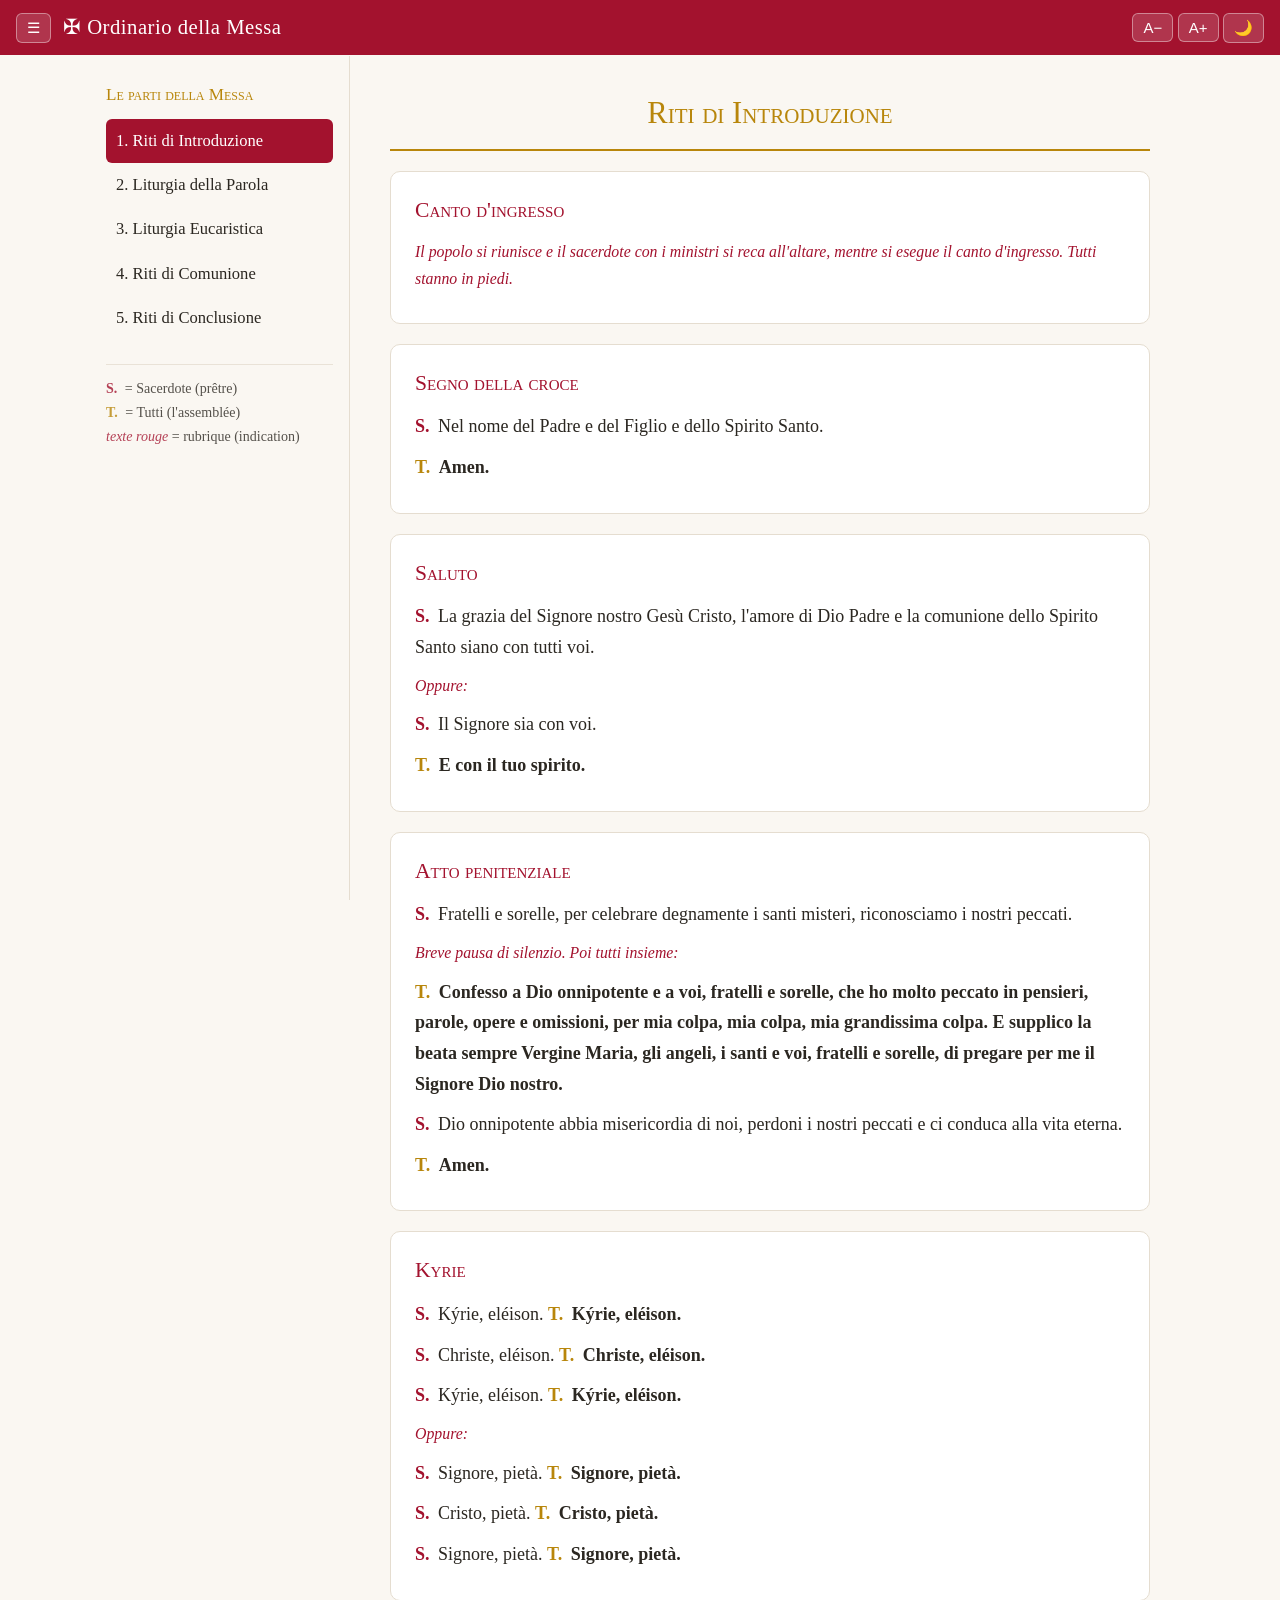
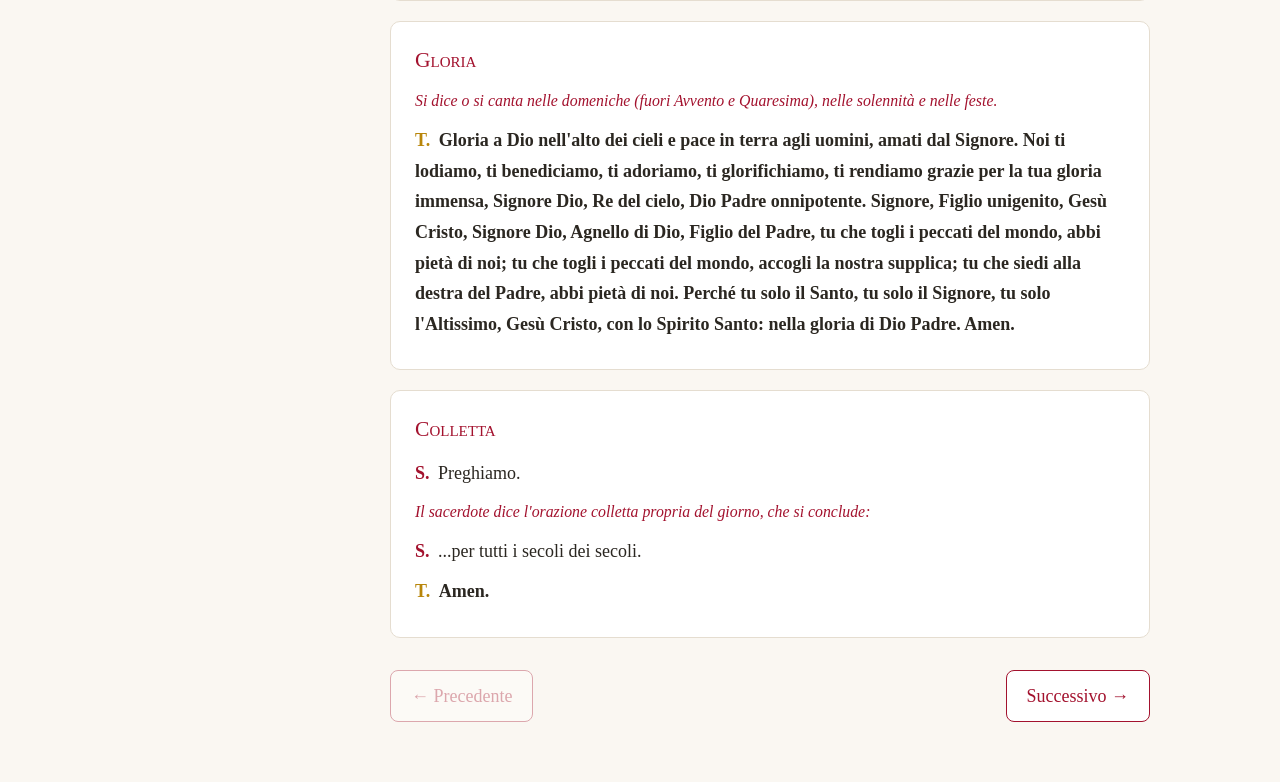
<file: index.html>
<!DOCTYPE html>
<html lang="it">
<head>
  <meta charset="UTF-8">
  <meta name="viewport" content="width=device-width, initial-scale=1.0, viewport-fit=cover">
  <title>Ordinario della Messa</title>

  <!-- ===== RÉGLAGES « APPLICATION » (PWA) ===== -->
  <!-- La carte d'identité de l'app (nom, icônes, couleurs) -->
  <link rel="manifest" href="manifest.json">
  <!-- Couleur de la barre du navigateur -->
  <meta name="theme-color" content="#a3122e">

  <!-- ===== RÉGLAGES SPÉCIAUX APPLE (iPhone / iPad) ===== -->
  <!-- Ouvre l'app en plein écran, sans la barre de Safari -->
  <meta name="apple-mobile-web-app-capable" content="yes">
  <!-- Style de la barre d'état (heure, batterie) en haut -->
  <meta name="apple-mobile-web-app-status-bar-style" content="default">
  <!-- Nom affiché sous l'icône sur l'écran d'accueil -->
  <meta name="apple-mobile-web-app-title" content="Messa">
  <!-- Icône sur l'écran d'accueil de l'iPhone -->
  <link rel="apple-touch-icon" href="apple-touch-icon.png">

  <link rel="stylesheet" href="style.css">
</head>
<body>

  <!-- ===== EN-TÊTE (header) ===== -->
  <header class="entete">
    <button id="btn-menu" title="Menu">☰</button>
    <h1>✠ Ordinario della Messa</h1>
    <div class="outils">
      <button id="btn-moins" title="Diminuer la taille du texte">A−</button>
      <button id="btn-plus" title="Augmenter la taille du texte">A+</button>
      <button id="btn-nuit" title="Mode nuit">🌙</button>
    </div>
  </header>

  <div class="conteneur">

    <!-- ===== MENU LATÉRAL (navigation) ===== -->
    <nav id="menu" class="menu">
      <p class="menu-titre">Le parti della Messa</p>
      <ul>
        <li><button class="lien-nav actif" data-section="introduzione">1. Riti di Introduzione</button></li>
        <li><button class="lien-nav" data-section="parola">2. Liturgia della Parola</button></li>
        <li><button class="lien-nav" data-section="eucaristica">3. Liturgia Eucaristica</button></li>
        <li><button class="lien-nav" data-section="comunione">4. Riti di Comunione</button></li>
        <li><button class="lien-nav" data-section="conclusione">5. Riti di Conclusione</button></li>
      </ul>
      <p class="legende">
        <span class="qui-s">S.</span> = Sacerdote (prêtre)<br>
        <span class="qui-t">T.</span> = Tutti (l'assemblée)<br>
        <span class="rubrica-mini">texte rouge</span> = rubrique (indication)
      </p>
    </nav>

    <!-- ===== CONTENU PRINCIPAL ===== -->
    <main id="contenu">

      <!-- ============================================================ -->
      <!-- 1. RITI DI INTRODUZIONE                                      -->
      <!-- ============================================================ -->
      <section id="introduzione" class="section visible">
        <h2>Riti di Introduzione</h2>

        <article>
          <h3>Canto d'ingresso</h3>
          <p class="rubrica">Il popolo si riunisce e il sacerdote con i ministri si reca all'altare, mentre si esegue il canto d'ingresso. Tutti stanno in piedi.</p>
        </article>

        <article>
          <h3>Segno della croce</h3>
          <p><span class="qui-s">S.</span> Nel nome del Padre e del Figlio e dello Spirito Santo.</p>
          <p><span class="qui-t">T.</span> <strong>Amen.</strong></p>
        </article>

        <article>
          <h3>Saluto</h3>
          <p><span class="qui-s">S.</span> La grazia del Signore nostro Gesù Cristo, l'amore di Dio Padre e la comunione dello Spirito Santo siano con tutti voi.</p>
          <p class="rubrica">Oppure:</p>
          <p><span class="qui-s">S.</span> Il Signore sia con voi.</p>
          <p><span class="qui-t">T.</span> <strong>E con il tuo spirito.</strong></p>
        </article>

        <article>
          <h3>Atto penitenziale</h3>
          <p><span class="qui-s">S.</span> Fratelli e sorelle, per celebrare degnamente i santi misteri, riconosciamo i nostri peccati.</p>
          <p class="rubrica">Breve pausa di silenzio. Poi tutti insieme:</p>
          <p><span class="qui-t">T.</span> <strong>Confesso a Dio onnipotente e a voi, fratelli e sorelle, che ho molto peccato in pensieri, parole, opere e omissioni, per mia colpa, mia colpa, mia grandissima colpa. E supplico la beata sempre Vergine Maria, gli angeli, i santi e voi, fratelli e sorelle, di pregare per me il Signore Dio nostro.</strong></p>
          <p><span class="qui-s">S.</span> Dio onnipotente abbia misericordia di noi, perdoni i nostri peccati e ci conduca alla vita eterna.</p>
          <p><span class="qui-t">T.</span> <strong>Amen.</strong></p>
        </article>

        <article>
          <h3>Kyrie</h3>
          <p><span class="qui-s">S.</span> Kýrie, eléison. <span class="qui-t">T.</span> <strong>Kýrie, eléison.</strong></p>
          <p><span class="qui-s">S.</span> Christe, eléison. <span class="qui-t">T.</span> <strong>Christe, eléison.</strong></p>
          <p><span class="qui-s">S.</span> Kýrie, eléison. <span class="qui-t">T.</span> <strong>Kýrie, eléison.</strong></p>
          <p class="rubrica">Oppure:</p>
          <p><span class="qui-s">S.</span> Signore, pietà. <span class="qui-t">T.</span> <strong>Signore, pietà.</strong></p>
          <p><span class="qui-s">S.</span> Cristo, pietà. <span class="qui-t">T.</span> <strong>Cristo, pietà.</strong></p>
          <p><span class="qui-s">S.</span> Signore, pietà. <span class="qui-t">T.</span> <strong>Signore, pietà.</strong></p>
        </article>

        <article>
          <h3>Gloria</h3>
          <p class="rubrica">Si dice o si canta nelle domeniche (fuori Avvento e Quaresima), nelle solennità e nelle feste.</p>
          <p><span class="qui-t">T.</span> <strong>Gloria a Dio nell'alto dei cieli e pace in terra agli uomini, amati dal Signore. Noi ti lodiamo, ti benediciamo, ti adoriamo, ti glorifichiamo, ti rendiamo grazie per la tua gloria immensa, Signore Dio, Re del cielo, Dio Padre onnipotente. Signore, Figlio unigenito, Gesù Cristo, Signore Dio, Agnello di Dio, Figlio del Padre, tu che togli i peccati del mondo, abbi pietà di noi; tu che togli i peccati del mondo, accogli la nostra supplica; tu che siedi alla destra del Padre, abbi pietà di noi. Perché tu solo il Santo, tu solo il Signore, tu solo l'Altissimo, Gesù Cristo, con lo Spirito Santo: nella gloria di Dio Padre. Amen.</strong></p>
        </article>

        <article>
          <h3>Colletta</h3>
          <p><span class="qui-s">S.</span> Preghiamo.</p>
          <p class="rubrica">Il sacerdote dice l'orazione colletta propria del giorno, che si conclude:</p>
          <p><span class="qui-s">S.</span> ...per tutti i secoli dei secoli.</p>
          <p><span class="qui-t">T.</span> <strong>Amen.</strong></p>
        </article>
      </section>

      <!-- ============================================================ -->
      <!-- 2. LITURGIA DELLA PAROLA                                     -->
      <!-- ============================================================ -->
      <section id="parola" class="section">
        <h2>Liturgia della Parola</h2>

        <article>
          <h3>Prima Lettura</h3>
          <p class="rubrica">Tutti si siedono. Il lettore proclama la prima lettura e alla fine dice:</p>
          <p><span class="qui-s">L.</span> Parola di Dio.</p>
          <p><span class="qui-t">T.</span> <strong>Rendiamo grazie a Dio.</strong></p>
        </article>

        <article>
          <h3>Salmo responsoriale</h3>
          <p class="rubrica">Il salmista canta o recita il salmo; il popolo ripete il ritornello.</p>
        </article>

        <article>
          <h3>Seconda Lettura</h3>
          <p class="rubrica">Nelle domeniche e nelle solennità. Alla fine:</p>
          <p><span class="qui-s">L.</span> Parola di Dio.</p>
          <p><span class="qui-t">T.</span> <strong>Rendiamo grazie a Dio.</strong></p>
        </article>

        <article>
          <h3>Canto al Vangelo</h3>
          <p class="rubrica">Tutti si alzano in piedi.</p>
          <p><span class="qui-t">T.</span> <strong>Alleluia, alleluia.</strong> <span class="rubrica-inline">(In Quaresima: Lode a te, o Cristo, re di eterna gloria.)</span></p>
        </article>

        <article>
          <h3>Vangelo</h3>
          <p><span class="qui-s">S.</span> Il Signore sia con voi.</p>
          <p><span class="qui-t">T.</span> <strong>E con il tuo spirito.</strong></p>
          <p><span class="qui-s">S.</span> Dal Vangelo secondo N.</p>
          <p><span class="qui-t">T.</span> <strong>Gloria a te, o Signore.</strong></p>
          <p class="rubrica">Alla fine del Vangelo:</p>
          <p><span class="qui-s">S.</span> Parola del Signore.</p>
          <p><span class="qui-t">T.</span> <strong>Lode a te, o Cristo.</strong></p>
        </article>

        <article>
          <h3>Omelia</h3>
          <p class="rubrica">Tutti si siedono. Il sacerdote tiene l'omelia.</p>
        </article>

        <article>
          <h3>Credo (Simbolo niceno-costantinopolitano)</h3>
          <p class="rubrica">Tutti si alzano in piedi. Si dice nelle domeniche e nelle solennità.</p>
          <p><span class="qui-t">T.</span> <strong>Credo in un solo Dio, Padre onnipotente, creatore del cielo e della terra, di tutte le cose visibili e invisibili. Credo in un solo Signore, Gesù Cristo, unigenito Figlio di Dio, nato dal Padre prima di tutti i secoli: Dio da Dio, Luce da Luce, Dio vero da Dio vero, generato, non creato, della stessa sostanza del Padre; per mezzo di lui tutte le cose sono state create. Per noi uomini e per la nostra salvezza discese dal cielo,</strong></p>
          <p class="rubrica">Alle parole seguenti, fino a « si è fatto uomo », tutti si inchinano:</p>
          <p><span class="qui-t">T.</span> <strong>e per opera dello Spirito Santo si è incarnato nel seno della Vergine Maria e si è fatto uomo. Fu crocifisso per noi sotto Ponzio Pilato, morì e fu sepolto. Il terzo giorno è risuscitato, secondo le Scritture, è salito al cielo, siede alla destra del Padre. E di nuovo verrà, nella gloria, per giudicare i vivi e i morti, e il suo regno non avrà fine. Credo nello Spirito Santo, che è Signore e dà la vita, e procede dal Padre e dal Figlio. Con il Padre e il Figlio è adorato e glorificato, e ha parlato per mezzo dei profeti. Credo la Chiesa, una, santa, cattolica e apostolica. Professo un solo battesimo per il perdono dei peccati. Aspetto la risurrezione dei morti e la vita del mondo che verrà. Amen.</strong></p>
        </article>

        <article>
          <h3>Credo (Simbolo degli Apostoli)</h3>
          <p class="rubrica">In alternativa, specialmente in Quaresima e nel Tempo di Pasqua:</p>
          <p><span class="qui-t">T.</span> <strong>Io credo in Dio, Padre onnipotente, creatore del cielo e della terra; e in Gesù Cristo, suo unico Figlio, nostro Signore, il quale fu concepito di Spirito Santo, nacque da Maria Vergine, patì sotto Ponzio Pilato, fu crocifisso, morì e fu sepolto; discese agli inferi; il terzo giorno risuscitò da morte; salì al cielo, siede alla destra di Dio Padre onnipotente; di là verrà a giudicare i vivi e i morti. Credo nello Spirito Santo, la santa Chiesa cattolica, la comunione dei santi, la remissione dei peccati, la risurrezione della carne, la vita eterna. Amen.</strong></p>
        </article>

        <article>
          <h3>Preghiera dei fedeli (Preghiera universale)</h3>
          <p class="rubrica">Il lettore propone le intenzioni; il popolo risponde, per esempio:</p>
          <p><span class="qui-t">T.</span> <strong>Ascoltaci, o Signore.</strong></p>
        </article>
      </section>

      <!-- ============================================================ -->
      <!-- 3. LITURGIA EUCARISTICA                                      -->
      <!-- ============================================================ -->
      <section id="eucaristica" class="section">
        <h2>Liturgia Eucaristica</h2>

        <article>
          <h3>Presentazione dei doni</h3>
          <p class="rubrica">Tutti si siedono. Il sacerdote, all'altare, prende il pane:</p>
          <p><span class="qui-s">S.</span> Benedetto sei tu, Signore, Dio dell'universo: dalla tua bontà abbiamo ricevuto questo pane, frutto della terra e del lavoro dell'uomo; lo presentiamo a te, perché diventi per noi cibo di vita eterna.</p>
          <p><span class="qui-t">T.</span> <strong>Benedetto nei secoli il Signore.</strong></p>
          <p class="rubrica">Poi prende il calice:</p>
          <p><span class="qui-s">S.</span> Benedetto sei tu, Signore, Dio dell'universo: dalla tua bontà abbiamo ricevuto questo vino, frutto della vite e del lavoro dell'uomo; lo presentiamo a te, perché diventi per noi bevanda di salvezza.</p>
          <p><span class="qui-t">T.</span> <strong>Benedetto nei secoli il Signore.</strong></p>
        </article>

        <article>
          <h3>Orazione sulle offerte</h3>
          <p><span class="qui-s">S.</span> Pregate, fratelli e sorelle, perché il mio e vostro sacrificio sia gradito a Dio, Padre onnipotente.</p>
          <p><span class="qui-t">T.</span> <strong>Il Signore riceva dalle tue mani questo sacrificio a lode e gloria del suo nome, per il bene nostro e di tutta la sua santa Chiesa.</strong></p>
          <p class="rubrica">Il sacerdote dice l'orazione sulle offerte, che si conclude:</p>
          <p><span class="qui-t">T.</span> <strong>Amen.</strong></p>
        </article>

        <article>
          <h3>Prefazio (dialogo)</h3>
          <p class="rubrica">Tutti si alzano in piedi.</p>
          <p><span class="qui-s">S.</span> Il Signore sia con voi.</p>
          <p><span class="qui-t">T.</span> <strong>E con il tuo spirito.</strong></p>
          <p><span class="qui-s">S.</span> In alto i nostri cuori.</p>
          <p><span class="qui-t">T.</span> <strong>Sono rivolti al Signore.</strong></p>
          <p><span class="qui-s">S.</span> Rendiamo grazie al Signore, nostro Dio.</p>
          <p><span class="qui-t">T.</span> <strong>È cosa buona e giusta.</strong></p>
          <p class="rubrica">Il sacerdote canta o dice il prefazio proprio.</p>
        </article>

        <article>
          <h3>Santo (Sanctus)</h3>
          <p><span class="qui-t">T.</span> <strong>Santo, Santo, Santo il Signore Dio dell'universo. I cieli e la terra sono pieni della tua gloria. Osanna nell'alto dei cieli. Benedetto colui che viene nel nome del Signore. Osanna nell'alto dei cieli.</strong></p>
          <p class="rubrica">Tutti si inginocchiano per la Preghiera eucaristica.</p>
        </article>

        <article>
          <h3>Preghiera Eucaristica II</h3>
          <p class="rubrica">Una delle Preghiere eucaristiche del Messale. Qui, come esempio, la Preghiera eucaristica II:</p>
          <p><span class="qui-s">S.</span> Veramente santo sei tu, o Padre, fonte di ogni santità. Ti preghiamo: santifica questi doni con la rugiada del tuo Spirito, perché diventino per noi il Corpo e ✠ il Sangue del Signore nostro Gesù Cristo.</p>
          <p><span class="qui-s">S.</span> Egli, consegnandosi volontariamente alla passione, prese il pane, rese grazie, lo spezzò, lo diede ai suoi discepoli e disse: <em>Prendete, e mangiatene tutti: questo è il mio Corpo offerto in sacrificio per voi.</em></p>
          <p><span class="qui-s">S.</span> Allo stesso modo, dopo aver cenato, prese il calice, di nuovo rese grazie, lo diede ai suoi discepoli e disse: <em>Prendete, e bevetene tutti: questo è il calice del mio Sangue, per la nuova ed eterna alleanza, versato per voi e per tutti in remissione dei peccati. Fate questo in memoria di me.</em></p>
        </article>

        <article>
          <h3>Mistero della fede</h3>
          <p><span class="qui-s">S.</span> Mistero della fede.</p>
          <p><span class="qui-t">T.</span> <strong>Annunciamo la tua morte, Signore, proclamiamo la tua risurrezione, nell'attesa della tua venuta.</strong></p>
          <p class="rubrica">La Preghiera eucaristica continua con la memoria, l'intercessione per la Chiesa, i vivi e i defunti.</p>
        </article>

        <article>
          <h3>Dossologia</h3>
          <p><span class="qui-s">S.</span> Per Cristo, con Cristo e in Cristo, a te, Dio Padre onnipotente, nell'unità dello Spirito Santo, ogni onore e gloria per tutti i secoli dei secoli.</p>
          <p><span class="qui-t">T.</span> <strong>Amen.</strong></p>
        </article>
      </section>

      <!-- ============================================================ -->
      <!-- 4. RITI DI COMUNIONE                                         -->
      <!-- ============================================================ -->
      <section id="comunione" class="section">
        <h2>Riti di Comunione</h2>

        <article>
          <h3>Padre Nostro</h3>
          <p class="rubrica">Tutti in piedi.</p>
          <p><span class="qui-s">S.</span> Obbedienti alla parola del Salvatore e formati al suo divino insegnamento, osiamo dire:</p>
          <p><span class="qui-t">T.</span> <strong>Padre nostro che sei nei cieli, sia santificato il tuo nome, venga il tuo regno, sia fatta la tua volontà, come in cielo così in terra. Dacci oggi il nostro pane quotidiano, e rimetti a noi i nostri debiti come anche noi li rimettiamo ai nostri debitori, e non abbandonarci alla tentazione, ma liberaci dal male.</strong></p>
          <p class="rubrica">Il sacerdote continua:</p>
          <p><span class="qui-s">S.</span> Liberaci, o Signore, da tutti i mali, concedi la pace ai nostri giorni, e con l'aiuto della tua misericordia vivremo sempre liberi dal peccato e sicuri da ogni turbamento, nell'attesa che si compia la beata speranza e venga il nostro Salvatore Gesù Cristo.</p>
          <p><span class="qui-t">T.</span> <strong>Tuo è il regno, tua la potenza e la gloria nei secoli.</strong></p>
        </article>

        <article>
          <h3>Rito della pace</h3>
          <p><span class="qui-s">S.</span> Signore Gesù Cristo, che hai detto ai tuoi apostoli: «Vi lascio la pace, vi do la mia pace», non guardare ai nostri peccati, ma alla fede della tua Chiesa, e donale unità e pace secondo la tua volontà. Tu che vivi e regni nei secoli dei secoli.</p>
          <p><span class="qui-t">T.</span> <strong>Amen.</strong></p>
          <p><span class="qui-s">S.</span> La pace del Signore sia sempre con voi.</p>
          <p><span class="qui-t">T.</span> <strong>E con il tuo spirito.</strong></p>
          <p><span class="qui-s">S.</span> Scambiatevi il dono della pace.</p>
          <p class="rubrica">Tutti si scambiano un segno di pace.</p>
        </article>

        <article>
          <h3>Agnello di Dio (Agnus Dei)</h3>
          <p><span class="qui-t">T.</span> <strong>Agnello di Dio, che togli i peccati del mondo, abbi pietà di noi.<br>
          Agnello di Dio, che togli i peccati del mondo, abbi pietà di noi.<br>
          Agnello di Dio, che togli i peccati del mondo, dona a noi la pace.</strong></p>
        </article>

        <article>
          <h3>Comunione</h3>
          <p><span class="qui-s">S.</span> Ecco l'Agnello di Dio, ecco colui che toglie i peccati del mondo. Beati gli invitati alla cena dell'Agnello.</p>
          <p><span class="qui-t">T.</span> <strong>O Signore, non sono degno di partecipare alla tua mensa: ma di' soltanto una parola e io sarò salvato.</strong></p>
          <p class="rubrica">Chi riceve la comunione:</p>
          <p><span class="qui-s">S.</span> Il Corpo di Cristo.</p>
          <p><span class="qui-t">T.</span> <strong>Amen.</strong></p>
        </article>

        <article>
          <h3>Orazione dopo la comunione</h3>
          <p><span class="qui-s">S.</span> Preghiamo.</p>
          <p class="rubrica">Il sacerdote dice l'orazione dopo la comunione, che si conclude:</p>
          <p><span class="qui-t">T.</span> <strong>Amen.</strong></p>
        </article>
      </section>

      <!-- ============================================================ -->
      <!-- 5. RITI DI CONCLUSIONE                                       -->
      <!-- ============================================================ -->
      <section id="conclusione" class="section">
        <h2>Riti di Conclusione</h2>

        <article>
          <h3>Benedizione</h3>
          <p><span class="qui-s">S.</span> Il Signore sia con voi.</p>
          <p><span class="qui-t">T.</span> <strong>E con il tuo spirito.</strong></p>
          <p><span class="qui-s">S.</span> Vi benedica Dio onnipotente, Padre e Figlio ✠ e Spirito Santo.</p>
          <p><span class="qui-t">T.</span> <strong>Amen.</strong></p>
        </article>

        <article>
          <h3>Congedo</h3>
          <p><span class="qui-s">S.</span> Andate in pace.</p>
          <p class="rubrica">Oppure: «La messa è finita: andate in pace», «Andate e annunciate il Vangelo del Signore», «La gioia del Signore sia la vostra forza: andate in pace».</p>
          <p><span class="qui-t">T.</span> <strong>Rendiamo grazie a Dio.</strong></p>
        </article>
      </section>

      <!-- Boutons Précédent / Suivant -->
      <div class="navigation-bas">
        <button id="btn-precedente">← Precedente</button>
        <button id="btn-successivo">Successivo →</button>
      </div>

    </main>
  </div>

  <script src="script.js"></script>
</body>
</html>
</file>
<file: style.css>
/* ============================================================
   STYLE DE L'APPLICATION « Ordinario della Messa »
   Les variables CSS (--nom) permettent de changer les couleurs
   facilement, notamment pour le mode nuit.
   ============================================================ */

:root {
  --fond: #faf7f2;           /* couleur de fond générale (crème) */
  --fond-carte: #ffffff;     /* fond des blocs de texte */
  --texte: #2b2721;          /* couleur du texte principal */
  --rouge: #a3122e;          /* rouge liturgique (rubriques, prêtre) */
  --or: #b8860b;             /* doré pour les titres */
  --bordure: #e5ddd0;
  --rouge-entete: #a3122e;   /* fond du bandeau du haut */
  --taille-texte: 18px;      /* taille de base, modifiée par A− / A+ */
}

/* Mode nuit : quand <body> a la classe "nuit", on change les variables */
body.nuit {
  --fond: #1c1a17;
  --rouge-entete: #5a1020;   /* bandeau plus sombre en mode nuit */
  --fond-carte: #262320;
  --texte: #e8e2d8;
  --rouge: #e06c7d;
  --or: #d4a94a;
  --bordure: #3a362f;
}

* {
  margin: 0;
  padding: 0;
  box-sizing: border-box;
}

body {
  font-family: Georgia, "Times New Roman", serif;
  background: var(--fond);
  color: var(--texte);
  font-size: var(--taille-texte);
  line-height: 1.7;
}

/* ===== EN-TÊTE ===== */
.entete {
  position: sticky;
  top: 0;
  display: flex;
  align-items: center;
  gap: 12px;
  padding: 10px 16px;
  /* Respecte l'encoche et les bords arrondis de l'iPhone */
  padding-top: calc(10px + env(safe-area-inset-top));
  padding-left: calc(16px + env(safe-area-inset-left));
  padding-right: calc(16px + env(safe-area-inset-right));
  background: var(--rouge-entete);
  color: #fff;
  z-index: 10;
}

.entete h1 {
  font-size: 1.15em;
  flex: 1;
  font-weight: normal;
  letter-spacing: 0.5px;
}

.entete button {
  background: rgba(255, 255, 255, 0.15);
  border: 1px solid rgba(255, 255, 255, 0.4);
  color: #fff;
  border-radius: 6px;
  padding: 5px 10px;
  font-size: 15px;
  cursor: pointer;
}

.entete button:hover {
  background: rgba(255, 255, 255, 0.3);
}

/* ===== DISPOSITION : menu à gauche + contenu à droite ===== */
.conteneur {
  display: flex;
  max-width: 1100px;
  margin: 0 auto;
}

/* ===== MENU LATÉRAL ===== */
.menu {
  width: 260px;
  flex-shrink: 0;
  padding: 24px 16px;
  border-right: 1px solid var(--bordure);
  position: sticky;
  top: 56px;
  align-self: flex-start;
  height: calc(100vh - 56px);
  overflow-y: auto;
}

.menu-titre {
  font-variant: small-caps;
  color: var(--or);
  margin-bottom: 10px;
  font-size: 0.95em;
}

.menu ul {
  list-style: none;
}

.lien-nav {
  display: block;
  width: 100%;
  text-align: left;
  background: none;
  border: none;
  font: inherit;
  color: var(--texte);
  padding: 8px 10px;
  border-radius: 6px;
  cursor: pointer;
  font-size: 0.92em;
}

.lien-nav:hover {
  background: var(--bordure);
}

/* Le lien de la section actuellement affichée */
.lien-nav.actif {
  background: var(--rouge-entete);
  color: #fff;
}

.legende {
  margin-top: 24px;
  font-size: 0.78em;
  color: var(--texte);
  opacity: 0.8;
  border-top: 1px solid var(--bordure);
  padding-top: 12px;
}

.rubrica-mini {
  color: var(--rouge);
  font-style: italic;
}

/* ===== CONTENU PRINCIPAL ===== */
main {
  flex: 1;
  padding: 32px 40px 60px;
  min-width: 0;
}

/* Chaque grande partie de la messe est cachée par défaut... */
.section {
  display: none;
}

/* ...et seule la section avec la classe "visible" est affichée */
.section.visible {
  display: block;
  animation: apparition 0.3s ease;
}

@keyframes apparition {
  from { opacity: 0; transform: translateY(8px); }
  to   { opacity: 1; transform: translateY(0); }
}

h2 {
  color: var(--or);
  font-variant: small-caps;
  font-weight: normal;
  font-size: 1.7em;
  text-align: center;
  margin-bottom: 8px;
  border-bottom: 2px solid var(--or);
  padding-bottom: 10px;
}

article {
  background: var(--fond-carte);
  border: 1px solid var(--bordure);
  border-radius: 10px;
  padding: 20px 24px;
  margin-top: 20px;
}

h3 {
  color: var(--rouge);
  font-variant: small-caps;
  font-weight: normal;
  font-size: 1.2em;
  margin-bottom: 10px;
}

article p {
  margin-bottom: 10px;
}

/* Étiquettes « qui parle » : S. = sacerdote, T. = tutti, L. = lettore */
.qui-s, .qui-t {
  font-weight: bold;
  margin-right: 4px;
}

.qui-s {
  color: var(--rouge);
}

.qui-t {
  color: var(--or);
}

/* Rubriques : les indications en rouge et italique, comme dans le missel */
.rubrica {
  color: var(--rouge);
  font-style: italic;
  font-size: 0.88em;
}

.rubrica-inline {
  color: var(--rouge);
  font-style: italic;
  font-size: 0.88em;
}

/* ===== BOUTONS PRÉCÉDENT / SUIVANT ===== */
.navigation-bas {
  display: flex;
  justify-content: space-between;
  margin-top: 32px;
}

.navigation-bas button {
  font: inherit;
  padding: 10px 20px;
  border: 1px solid var(--rouge);
  color: var(--rouge);
  background: var(--fond-carte);
  border-radius: 8px;
  cursor: pointer;
}

.navigation-bas button:hover:not(:disabled) {
  background: var(--rouge);
  color: #fff;
}

.navigation-bas button:disabled {
  opacity: 0.35;
  cursor: default;
}

/* ===== ÉCRANS ÉTROITS (téléphone) ===== */
@media (max-width: 720px) {
  /* Titre plus petit, sur une seule ligne, pour que le bandeau
     garde toujours la même hauteur (48px) */
  .entete h1 {
    font-size: 1em;
    white-space: nowrap;
    overflow: hidden;
    text-overflow: ellipsis;
  }

  .menu {
    position: fixed;
    left: 0;
    top: 48px;
    height: calc(100vh - 48px);
    background: var(--fond);
    transform: translateX(-100%);   /* menu caché hors de l'écran */
    transition: transform 0.25s ease;
    z-index: 9;
    box-shadow: 2px 0 12px rgba(0, 0, 0, 0.2);
  }

  /* Le bouton ☰ ajoute la classe "ouvert" pour faire glisser le menu */
  .menu.ouvert {
    transform: translateX(0);
  }

  main {
    padding: 20px 16px 50px;
  }
}
</file>
